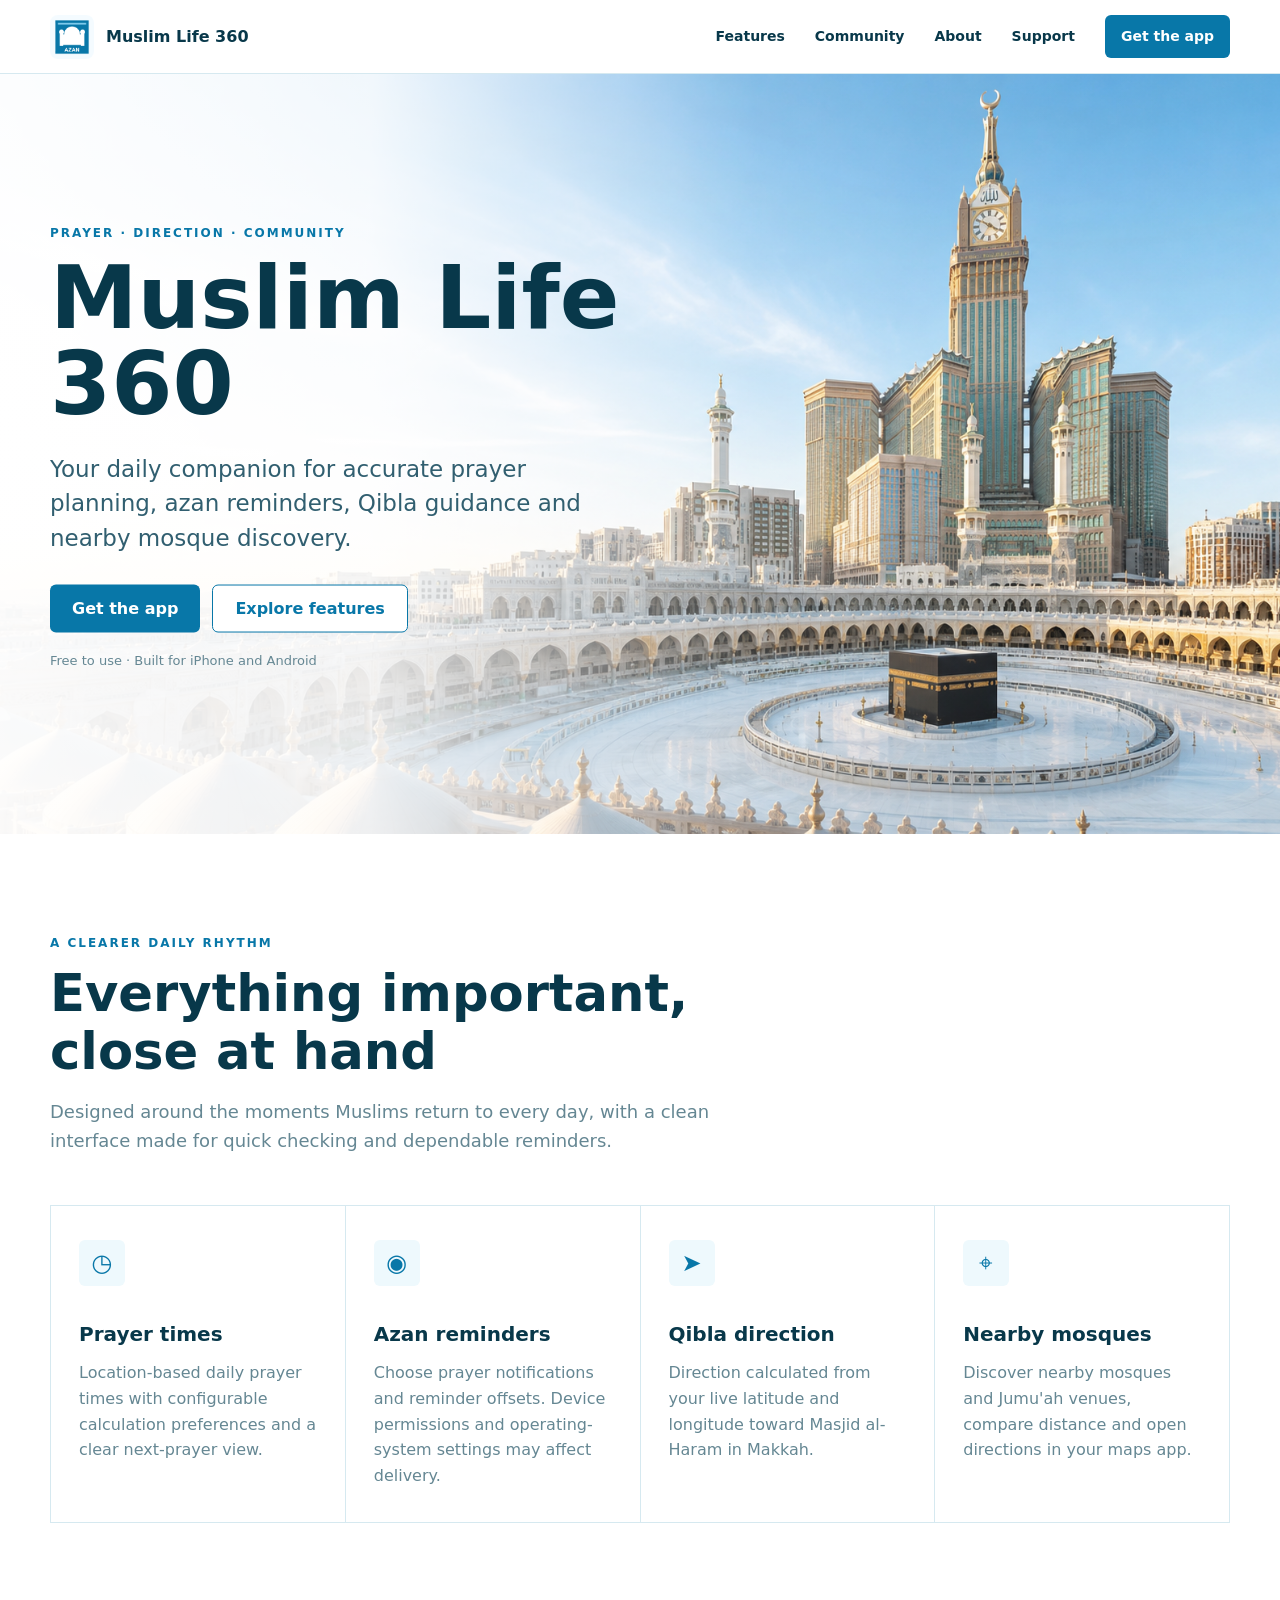
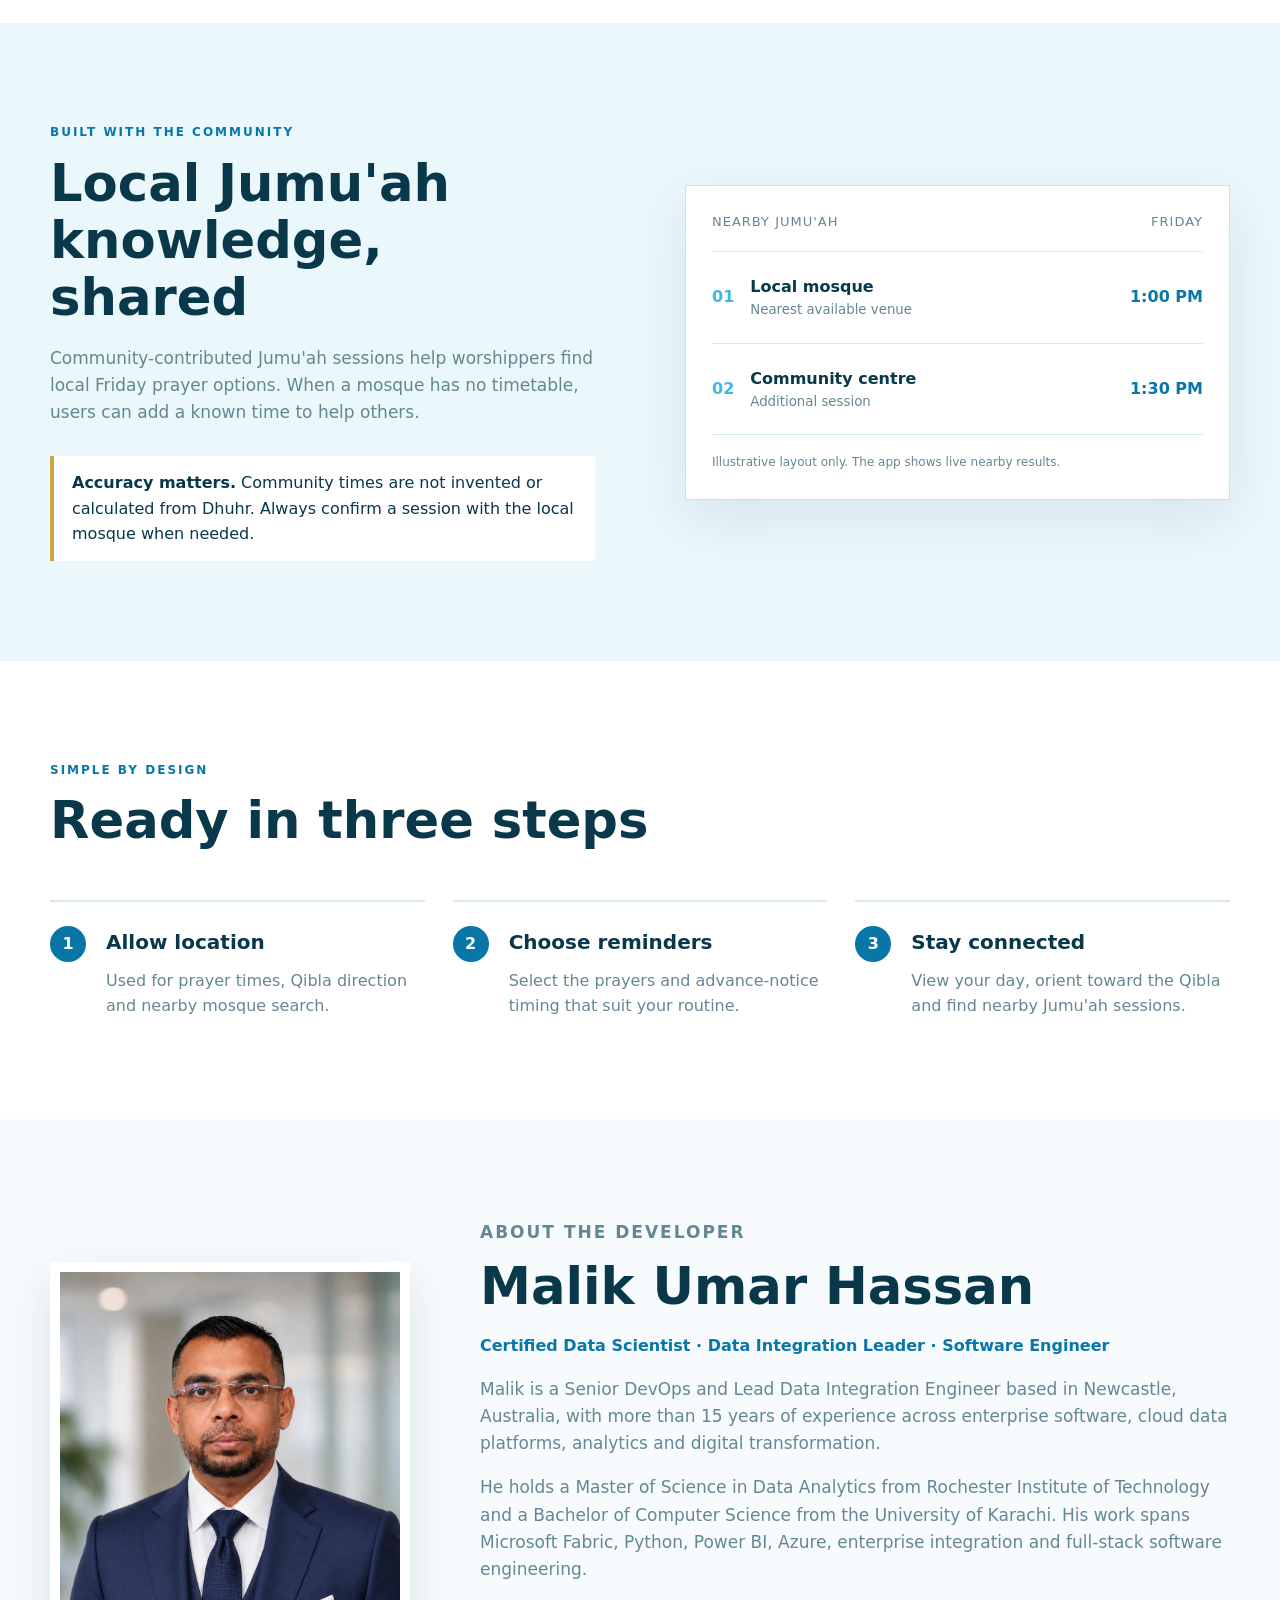
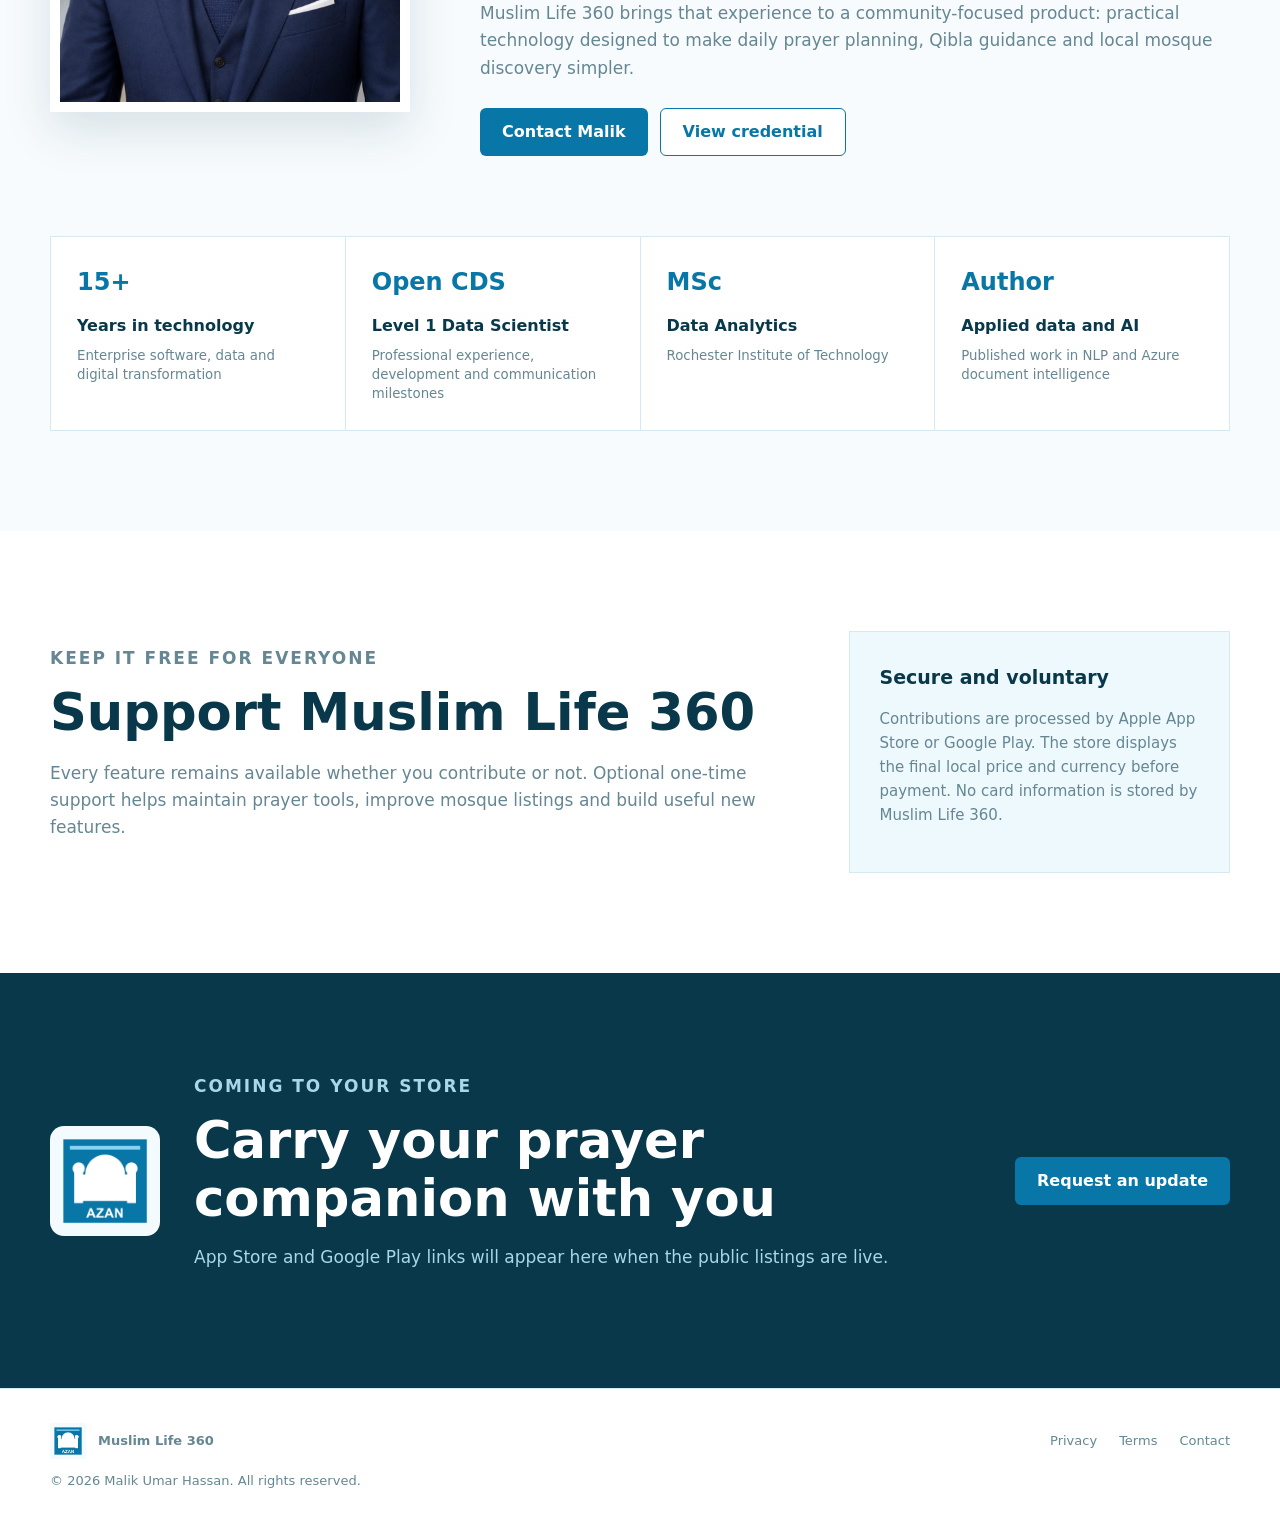
<file: index.html>
<!doctype html>
<html lang="en">
<head>
  <meta charset="utf-8">
  <meta name="viewport" content="width=device-width, initial-scale=1">
  <meta name="description" content="Muslim Life 360 brings prayer times, azan reminders, Qibla guidance, nearby mosques and community Jumu'ah times together in one free app.">
  <meta name="theme-color" content="#0877a8">
  <meta property="og:title" content="Muslim Life 360">
  <meta property="og:description" content="Prayer, direction and community, thoughtfully brought together.">
  <meta property="og:image" content="assets/hero-makkah.png">
  <title>Muslim Life 360 | Prayer, Qibla & Community</title>
  <link rel="icon" href="assets/icon.png">
  <link rel="stylesheet" href="styles.css">
  <link rel="stylesheet" href="developer.css">
</head>
<body>
  <header class="site-header">
    <a class="brand" href="#top" aria-label="Muslim Life 360 home">
      <img src="assets/icon.png" alt="" width="44" height="44">
      <span>Muslim Life 360</span>
    </a>
    <button class="menu-button" type="button" aria-expanded="false" aria-controls="site-nav" aria-label="Open navigation">☰</button>
    <nav id="site-nav" aria-label="Primary navigation">
      <a href="#features">Features</a><a href="#community">Community</a><a href="#about">About</a><a href="#support">Support</a>
      <a class="nav-cta" href="#download">Get the app</a>
    </nav>
  </header>

  <main id="top">
    <section class="hero" aria-labelledby="hero-title">
      <img class="hero-image" src="assets/hero-makkah.png" alt="Masjid al-Haram and the Kaaba in Makkah">
      <div class="hero-shade"></div>
      <div class="hero-content">
        <p class="eyebrow">Prayer · Direction · Community</p>
        <h1 id="hero-title">Muslim Life 360</h1>
        <p class="hero-copy">Your daily companion for accurate prayer planning, azan reminders, Qibla guidance and nearby mosque discovery.</p>
        <div class="hero-actions">
          <a class="button primary" href="#download">Get the app</a>
          <a class="button secondary" href="#features">Explore features</a>
        </div>
        <p class="availability">Free to use · Built for iPhone and Android</p>
      </div>
    </section>

    <section class="intro band" id="features">
      <div class="section-heading">
        <p class="eyebrow">A clearer daily rhythm</p>
        <h2>Everything important, close at hand</h2>
        <p>Designed around the moments Muslims return to every day, with a clean interface made for quick checking and dependable reminders.</p>
      </div>
      <div class="feature-grid">
        <article><span class="feature-icon">◷</span><h3>Prayer times</h3><p>Location-based daily prayer times with configurable calculation preferences and a clear next-prayer view.</p></article>
        <article><span class="feature-icon">◉</span><h3>Azan reminders</h3><p>Choose prayer notifications and reminder offsets. Device permissions and operating-system settings may affect delivery.</p></article>
        <article><span class="feature-icon">➤</span><h3>Qibla direction</h3><p>Direction calculated from your live latitude and longitude toward Masjid al-Haram in Makkah.</p></article>
        <article><span class="feature-icon">⌖</span><h3>Nearby mosques</h3><p>Discover nearby mosques and Jumu'ah venues, compare distance and open directions in your maps app.</p></article>
      </div>
    </section>

    <section class="community band" id="community">
      <div class="community-copy">
        <p class="eyebrow">Built with the community</p>
        <h2>Local Jumu'ah knowledge, shared</h2>
        <p>Community-contributed Jumu'ah sessions help worshippers find local Friday prayer options. When a mosque has no timetable, users can add a known time to help others.</p>
        <div class="trust-note"><strong>Accuracy matters.</strong> Community times are not invented or calculated from Dhuhr. Always confirm a session with the local mosque when needed.</div>
      </div>
      <div class="schedule" aria-label="Example Jumu'ah listings">
        <div class="schedule-head"><span>Nearby Jumu'ah</span><span>Friday</span></div>
        <div class="venue"><span class="number">01</span><div><strong>Local mosque</strong><small>Nearest available venue</small></div><time>1:00 PM</time></div>
        <div class="venue"><span class="number">02</span><div><strong>Community centre</strong><small>Additional session</small></div><time>1:30 PM</time></div>
        <p class="example-label">Illustrative layout only. The app shows live nearby results.</p>
      </div>
    </section>

    <section class="how band">
      <div class="section-heading"><p class="eyebrow">Simple by design</p><h2>Ready in three steps</h2></div>
      <ol class="steps">
        <li><span>1</span><div><h3>Allow location</h3><p>Used for prayer times, Qibla direction and nearby mosque search.</p></div></li>
        <li><span>2</span><div><h3>Choose reminders</h3><p>Select the prayers and advance-notice timing that suit your routine.</p></div></li>
        <li><span>3</span><div><h3>Stay connected</h3><p>View your day, orient toward the Qibla and find nearby Jumu'ah sessions.</p></div></li>
      </ol>
    </section>

    <section class="about band" id="about">
      <div class="developer-photo"><img src="assets/malik-umar-hassan.jpeg" alt="Malik Umar Hassan, developer of Muslim Life 360"></div>
      <div class="developer-profile">
        <p class="eyebrow">About the developer</p>
        <h2>Malik Umar Hassan</h2>
        <p class="developer-role">Certified Data Scientist · Data Integration Leader · Software Engineer</p>
        <p>Malik is a Senior DevOps and Lead Data Integration Engineer based in Newcastle, Australia, with more than 15 years of experience across enterprise software, cloud data platforms, analytics and digital transformation.</p>
        <p>He holds a Master of Science in Data Analytics from Rochester Institute of Technology and a Bachelor of Computer Science from the University of Karachi. His work spans Microsoft Fabric, Python, Power BI, Azure, enterprise integration and full-stack software engineering.</p>
        <p>Muslim Life 360 brings that experience to a community-focused product: practical technology designed to make daily prayer planning, Qibla guidance and local mosque discovery simpler.</p>
        <div class="developer-links">
          <a class="button primary" href="mailto:malikumarhassan@live.com">Contact Malik</a>
          <a class="button secondary" href="https://www.credly.com/badges/67203307-c50645a7-8055-7e6d23c2c7da" target="_blank" rel="noopener noreferrer">View credential</a>
        </div>
      </div>
      <div class="credentials" aria-label="Developer credentials">
        <article><span>15+</span><strong>Years in technology</strong><small>Enterprise software, data and digital transformation</small></article>
        <article><span>Open CDS</span><strong>Level 1 Data Scientist</strong><small>Professional experience, development and communication milestones</small></article>
        <article><span>MSc</span><strong>Data Analytics</strong><small>Rochester Institute of Technology</small></article>
        <article><span>Author</span><strong>Applied data and AI</strong><small>Published work in NLP and Azure document intelligence</small></article>
      </div>
    </section>

    <section class="support band" id="support">
      <div><p class="eyebrow">Keep it free for everyone</p><h2>Support Muslim Life 360</h2><p>Every feature remains available whether you contribute or not. Optional one-time support helps maintain prayer tools, improve mosque listings and build useful new features.</p></div>
      <div class="support-panel"><strong>Secure and voluntary</strong><p>Contributions are processed by Apple App Store or Google Play. The store displays the final local price and currency before payment. No card information is stored by Muslim Life 360.</p></div>
    </section>

    <section class="download band" id="download">
      <img src="assets/icon.png" alt="Muslim Life 360 app icon">
      <div><p class="eyebrow">Coming to your store</p><h2>Carry your prayer companion with you</h2><p>App Store and Google Play links will appear here when the public listings are live.</p></div>
      <a class="button primary" href="mailto:malikumarhassan@live.com?subject=Muslim%20Life%20360%20availability">Request an update</a>
    </section>
  </main>

  <footer>
    <div class="footer-brand"><img src="assets/icon.png" alt="" width="36" height="36"><strong>Muslim Life 360</strong></div>
    <div class="footer-links"><a href="privacy.html">Privacy</a><a href="terms.html">Terms</a><a href="mailto:malikumarhassan@live.com">Contact</a></div>
    <p>© <span id="year"></span> Malik Umar Hassan. All rights reserved.</p>
  </footer>
  <script src="script.js"></script>
</body>
</html>
</file>
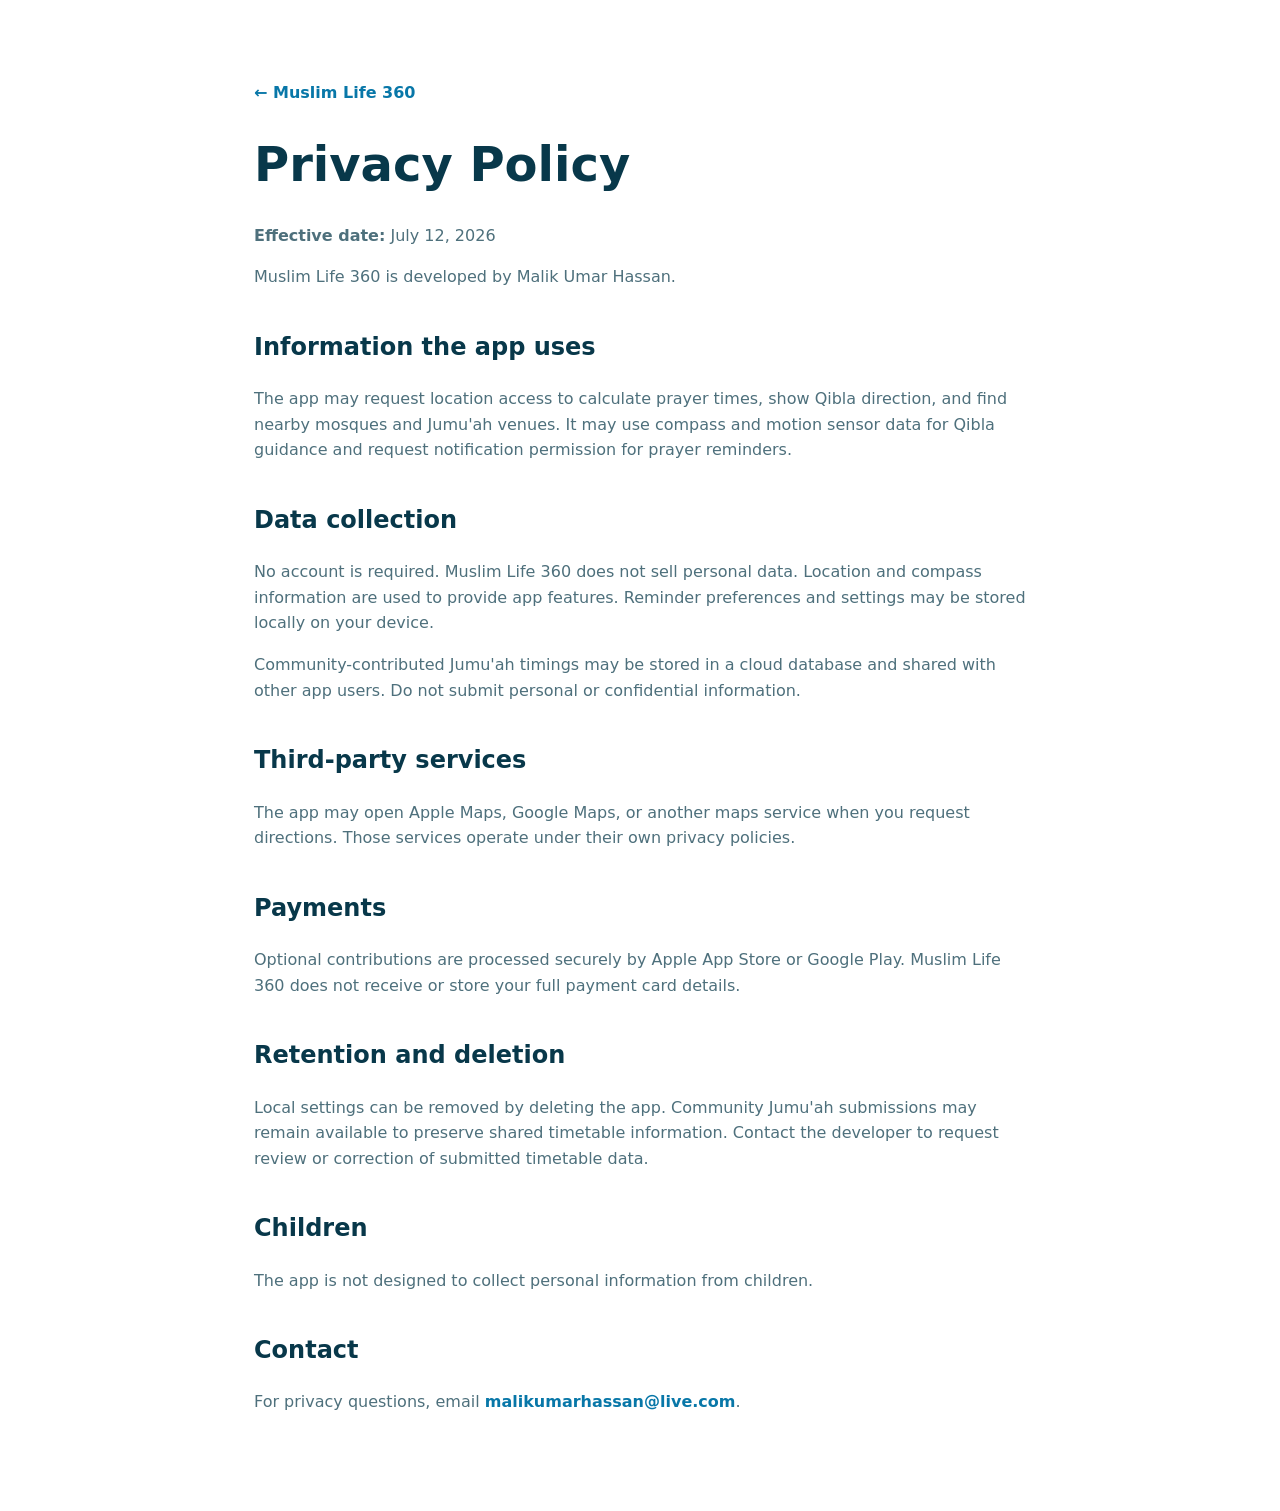
<file: privacy.html>
<!doctype html><html lang="en"><head><meta charset="utf-8"><meta name="viewport" content="width=device-width,initial-scale=1"><title>Privacy Policy | Muslim Life 360</title><link rel="icon" href="assets/icon.png"><link rel="stylesheet" href="styles.css"></head><body><main class="legal"><a class="back-link" href="index.html">← Muslim Life 360</a><h1>Privacy Policy</h1><p><strong>Effective date:</strong> July 12, 2026</p><p>Muslim Life 360 is developed by Malik Umar Hassan.</p><h2>Information the app uses</h2><p>The app may request location access to calculate prayer times, show Qibla direction, and find nearby mosques and Jumu'ah venues. It may use compass and motion sensor data for Qibla guidance and request notification permission for prayer reminders.</p><h2>Data collection</h2><p>No account is required. Muslim Life 360 does not sell personal data. Location and compass information are used to provide app features. Reminder preferences and settings may be stored locally on your device.</p><p>Community-contributed Jumu'ah timings may be stored in a cloud database and shared with other app users. Do not submit personal or confidential information.</p><h2>Third-party services</h2><p>The app may open Apple Maps, Google Maps, or another maps service when you request directions. Those services operate under their own privacy policies.</p><h2>Payments</h2><p>Optional contributions are processed securely by Apple App Store or Google Play. Muslim Life 360 does not receive or store your full payment card details.</p><h2>Retention and deletion</h2><p>Local settings can be removed by deleting the app. Community Jumu'ah submissions may remain available to preserve shared timetable information. Contact the developer to request review or correction of submitted timetable data.</p><h2>Children</h2><p>The app is not designed to collect personal information from children.</p><h2>Contact</h2><p>For privacy questions, email <a class="text-link" href="mailto:malikumarhassan@live.com">malikumarhassan@live.com</a>.</p></main></body></html>
</file>
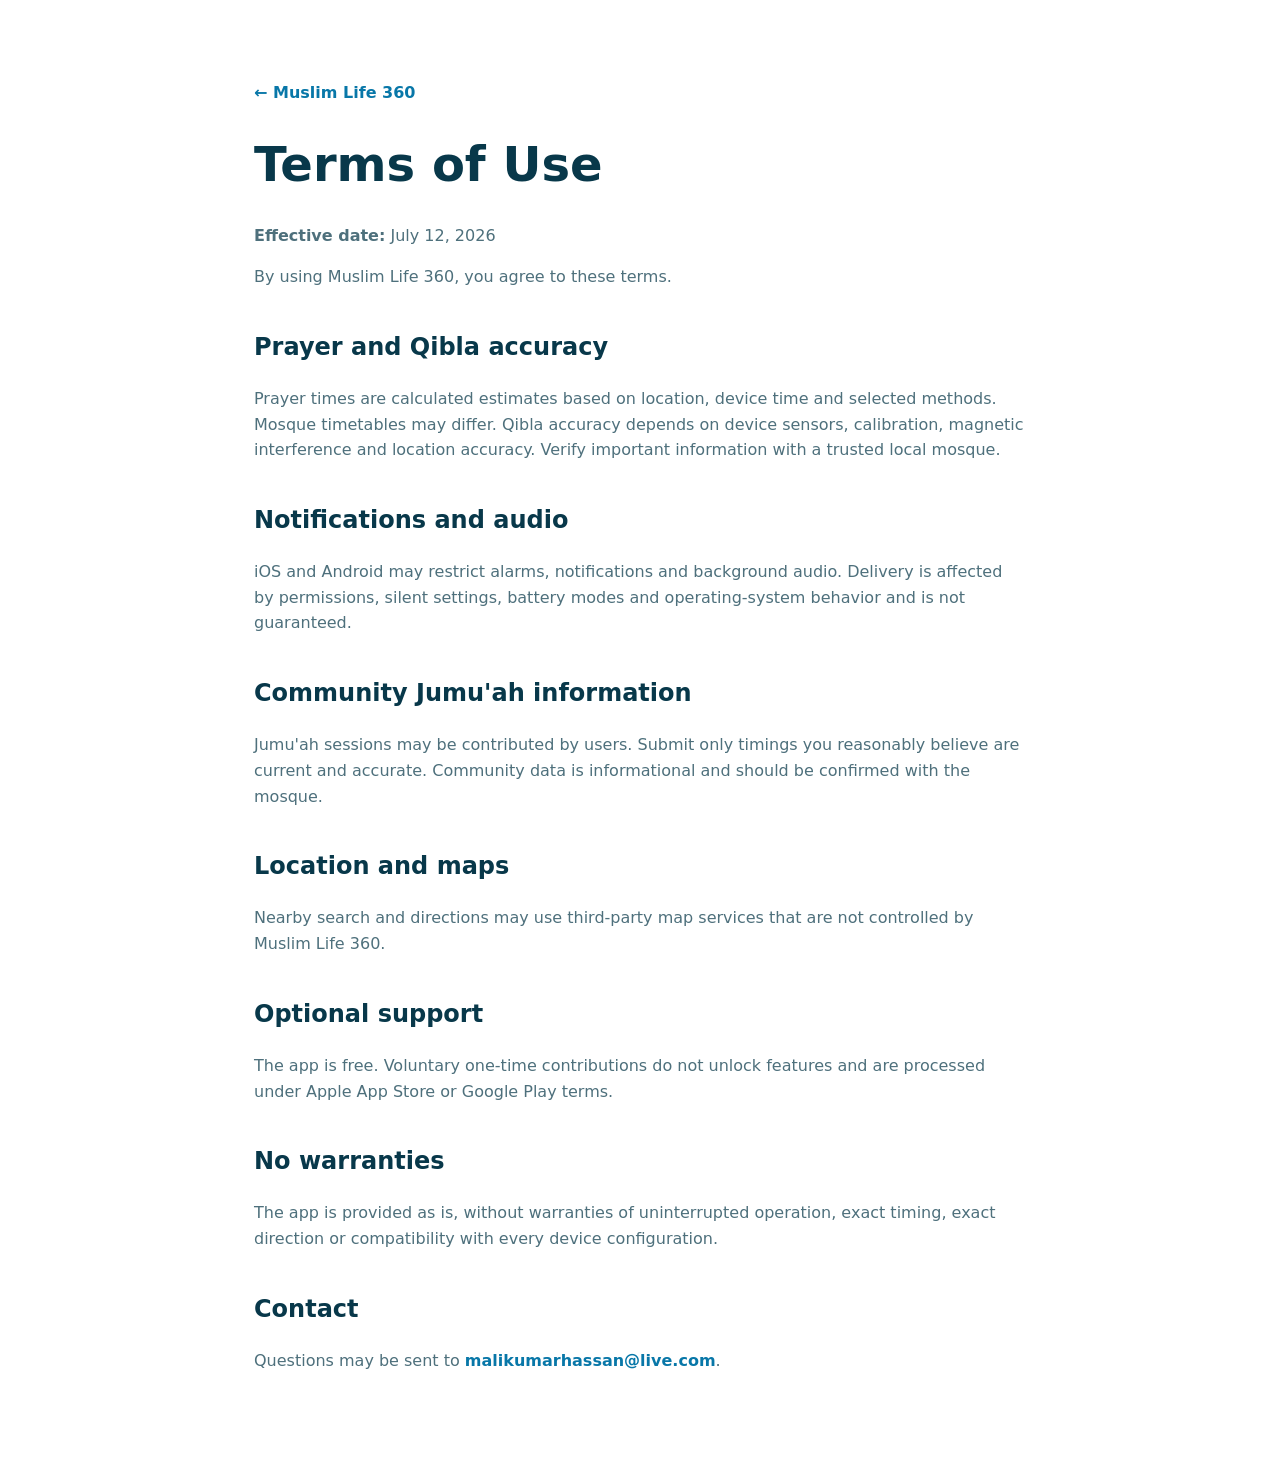
<file: terms.html>
<!doctype html><html lang="en"><head><meta charset="utf-8"><meta name="viewport" content="width=device-width,initial-scale=1"><title>Terms of Use | Muslim Life 360</title><link rel="icon" href="assets/icon.png"><link rel="stylesheet" href="styles.css"></head><body><main class="legal"><a class="back-link" href="index.html">← Muslim Life 360</a><h1>Terms of Use</h1><p><strong>Effective date:</strong> July 12, 2026</p><p>By using Muslim Life 360, you agree to these terms.</p><h2>Prayer and Qibla accuracy</h2><p>Prayer times are calculated estimates based on location, device time and selected methods. Mosque timetables may differ. Qibla accuracy depends on device sensors, calibration, magnetic interference and location accuracy. Verify important information with a trusted local mosque.</p><h2>Notifications and audio</h2><p>iOS and Android may restrict alarms, notifications and background audio. Delivery is affected by permissions, silent settings, battery modes and operating-system behavior and is not guaranteed.</p><h2>Community Jumu'ah information</h2><p>Jumu'ah sessions may be contributed by users. Submit only timings you reasonably believe are current and accurate. Community data is informational and should be confirmed with the mosque.</p><h2>Location and maps</h2><p>Nearby search and directions may use third-party map services that are not controlled by Muslim Life 360.</p><h2>Optional support</h2><p>The app is free. Voluntary one-time contributions do not unlock features and are processed under Apple App Store or Google Play terms.</p><h2>No warranties</h2><p>The app is provided as is, without warranties of uninterrupted operation, exact timing, exact direction or compatibility with every device configuration.</p><h2>Contact</h2><p>Questions may be sent to <a class="text-link" href="mailto:malikumarhassan@live.com">malikumarhassan@live.com</a>.</p></main></body></html>
</file>
<file: styles.css>
:root{--ink:#08384a;--muted:#658793;--blue:#0877a8;--sky:#40b8e7;--pale:#eef9fd;--line:#d6e9f0;--white:#fff;--gold:#cda34b;--max:1180px}*{box-sizing:border-box}html{scroll-behavior:smooth}body{margin:0;background:#fff;color:var(--ink);font-family:Inter,ui-sans-serif,system-ui,-apple-system,BlinkMacSystemFont,"Segoe UI",sans-serif;line-height:1.6}a{color:inherit;text-decoration:none}img{max-width:100%;display:block}.site-header{height:74px;padding:0 max(24px,calc((100vw - var(--max))/2));display:flex;align-items:center;justify-content:space-between;background:rgba(255,255,255,.96);border-bottom:1px solid var(--line);position:sticky;top:0;z-index:10;backdrop-filter:blur(12px)}.brand,.footer-brand{display:flex;align-items:center;gap:12px;font-weight:800}.brand img{border-radius:8px}.site-header nav{display:flex;align-items:center;gap:30px;font-size:14px;font-weight:650}.site-header nav a:not(.nav-cta):hover,.footer-links a:hover{color:var(--blue)}.nav-cta{background:var(--blue);color:#fff;padding:10px 16px;border-radius:6px}.menu-button{display:none;border:0;background:none;font-size:25px;color:var(--ink)}.hero{height:min(760px,calc(100vh - 74px));min-height:590px;position:relative;overflow:hidden}.hero-image{width:100%;height:100%;object-fit:cover}.hero-shade{position:absolute;inset:0;background:linear-gradient(90deg,rgba(255,255,255,.96) 0%,rgba(255,255,255,.88) 29%,rgba(255,255,255,.18) 59%,rgba(255,255,255,0) 100%)}.hero-content{position:absolute;left:max(24px,calc((100vw - var(--max))/2));top:50%;transform:translateY(-50%);width:min(590px,46vw)}.eyebrow{text-transform:uppercase;color:var(--blue);font-weight:800;font-size:12px;letter-spacing:2px;margin:0 0 12px}.hero h1{font-size:clamp(48px,7vw,88px);line-height:.98;letter-spacing:0;margin:0 0 24px;max-width:600px}.hero-copy{font-size:clamp(18px,2vw,23px);line-height:1.5;margin:0 0 30px;color:#315f70}.hero-actions{display:flex;gap:12px}.button{display:inline-flex;justify-content:center;align-items:center;min-height:48px;padding:0 22px;border-radius:6px;font-weight:750}.primary{background:var(--blue);color:#fff}.primary:hover{background:#075f86}.secondary{background:#fff;border:1px solid var(--blue);color:var(--blue)}.availability{font-size:13px;color:var(--muted);margin-top:18px}.band{padding:100px max(24px,calc((100vw - var(--max))/2))}.section-heading{max-width:700px;margin-bottom:50px}.section-heading h2,.community h2,.about h2,.support h2,.download h2{font-size:clamp(32px,4vw,52px);line-height:1.12;letter-spacing:0;margin:0 0 18px}.section-heading>p:last-child{font-size:18px;color:var(--muted)}.feature-grid{display:grid;grid-template-columns:repeat(4,1fr);gap:1px;background:var(--line);border:1px solid var(--line)}.feature-grid article{background:#fff;padding:34px 28px;min-height:280px}.feature-icon{display:grid;place-items:center;width:46px;height:46px;background:var(--pale);color:var(--blue);font-size:24px;margin-bottom:32px;border-radius:6px}.feature-grid h3,.steps h3{font-size:20px;margin:0 0 10px}.feature-grid p,.steps p{color:var(--muted);margin:0}.community{background:#eaf7fb;display:grid;grid-template-columns:1fr 1fr;gap:90px;align-items:center}.community-copy>p:not(.eyebrow),.about p,.support p,.download p{font-size:17px;color:var(--muted)}.trust-note{border-left:4px solid var(--gold);padding:14px 18px;background:#fff;margin-top:30px}.schedule{background:#fff;border:1px solid #c6e3ee;box-shadow:0 18px 50px rgba(8,56,74,.09);padding:26px}.schedule-head,.venue{display:flex;align-items:center;justify-content:space-between}.schedule-head{font-size:13px;text-transform:uppercase;letter-spacing:1px;color:var(--muted);border-bottom:1px solid var(--line);padding-bottom:18px}.venue{padding:22px 0;border-bottom:1px solid var(--line);gap:16px}.number{color:var(--sky);font-weight:800}.venue div{flex:1}.venue strong,.venue small{display:block}.venue small,.example-label{color:var(--muted)}.venue time{font-weight:800;color:var(--blue)}.example-label{font-size:12px;margin:18px 0 0}.how{background:#fff}.steps{list-style:none;padding:0;margin:0;display:grid;grid-template-columns:repeat(3,1fr);gap:28px}.steps li{display:flex;gap:20px;border-top:2px solid var(--line);padding-top:24px}.steps li>span{display:grid;place-items:center;background:var(--blue);color:#fff;width:36px;height:36px;flex:0 0 36px;border-radius:50%;font-weight:800}.about{display:grid;grid-template-columns:300px 1fr;gap:80px;align-items:center;background:#f7fbfd}.about-mark{background:var(--blue);padding:45px}.about-mark img{border-radius:8px}.text-link{color:var(--blue);font-weight:750}.support{display:grid;grid-template-columns:1.3fr .7fr;gap:90px;align-items:center}.support-panel{border:1px solid var(--line);padding:30px;background:var(--pale)}.support-panel strong{font-size:19px}.support-panel p{font-size:15px}.download{display:grid;grid-template-columns:110px 1fr auto;gap:34px;align-items:center;background:var(--ink);color:#fff}.download img{border-radius:14px}.download h2{margin-bottom:10px}.download p,.download .eyebrow{color:#a9d7e7}footer{padding:34px max(24px,calc((100vw - var(--max))/2));display:grid;grid-template-columns:1fr auto;gap:12px;align-items:center;border-top:1px solid var(--line);font-size:13px;color:var(--muted)}.footer-links{display:flex;gap:22px}footer>p{grid-column:1/-1;margin:0}.legal{max-width:820px;margin:auto;padding:80px 24px}.legal h1{font-size:48px;line-height:1.1}.legal h2{margin-top:38px}.legal p,.legal li{color:#4e707c}.back-link{color:var(--blue);font-weight:700}@media(max-width:850px){.site-header nav{display:none;position:absolute;left:0;right:0;top:74px;background:#fff;padding:22px 24px;border-bottom:1px solid var(--line);flex-direction:column;align-items:stretch}.site-header nav.open{display:flex}.menu-button{display:block}.hero{height:700px}.hero-shade{background:linear-gradient(90deg,rgba(255,255,255,.97) 0%,rgba(255,255,255,.84) 63%,rgba(255,255,255,.28) 100%)}.hero-content{width:75vw}.feature-grid{grid-template-columns:1fr 1fr}.community,.support{grid-template-columns:1fr;gap:45px}.steps{grid-template-columns:1fr}.about{grid-template-columns:180px 1fr;gap:40px}.download{grid-template-columns:80px 1fr}.download .button{grid-column:1/-1}.band{padding-top:75px;padding-bottom:75px}}@media(max-width:560px){.hero{min-height:660px}.hero-content{width:calc(100vw - 48px);top:45%}.hero-image{object-position:68% center}.hero-shade{background:rgba(255,255,255,.78)}.hero h1{font-size:52px}.hero-actions{flex-direction:column;align-items:stretch}.feature-grid{grid-template-columns:1fr}.feature-grid article{min-height:auto}.about{grid-template-columns:1fr}.about-mark{width:150px}.download{grid-template-columns:64px 1fr}.download h2{font-size:28px}footer{grid-template-columns:1fr}.footer-links{flex-wrap:wrap}}
</file>
<file: developer.css>
.about {
  grid-template-columns: 360px 1fr;
  gap: 70px;
}

.developer-photo {
  aspect-ratio: 4 / 5;
  overflow: hidden;
  border: 10px solid #fff;
  box-shadow: 0 18px 45px rgba(8, 56, 74, .13);
}

.developer-photo img {
  width: 100%;
  height: 100%;
  object-fit: cover;
  object-position: center top;
}

.developer-role {
  color: var(--blue) !important;
  font-size: 16px !important;
  font-weight: 750;
}

.developer-links {
  display: flex;
  gap: 12px;
  margin-top: 26px;
}

.credentials {
  grid-column: 1 / -1;
  display: grid;
  grid-template-columns: repeat(4, 1fr);
  border-top: 1px solid var(--line);
  border-left: 1px solid var(--line);
  margin-top: 10px;
}

.credentials article {
  padding: 26px;
  background: #fff;
  border-right: 1px solid var(--line);
  border-bottom: 1px solid var(--line);
}

.credentials span,
.credentials strong,
.credentials small {
  display: block;
}

.credentials span {
  margin-bottom: 12px;
  color: var(--blue);
  font-size: 24px;
  font-weight: 850;
}

.credentials strong { font-size: 16px; }
.credentials small {
  margin-top: 7px;
  color: var(--muted);
  line-height: 1.45;
}

@media (max-width: 850px) {
  .about { grid-template-columns: 250px 1fr; }
  .credentials { grid-template-columns: 1fr 1fr; }
}

@media (max-width: 1100px) {
  .hero-content {
    width: min(620px, 62vw);
  }

  .hero h1 {
    font-size: clamp(48px, 6.4vw, 72px);
    white-space: nowrap;
  }

  .download {
    grid-template-columns: 90px minmax(0, 1fr);
  }

  .download .button {
    grid-column: 1 / -1;
    justify-self: start;
  }
}

@media (max-width: 560px) {
  .about { grid-template-columns: 1fr; }
  .developer-photo { width: min(100%, 310px); }
  .credentials { grid-template-columns: 1fr; }
  .developer-links { flex-direction: column; align-items: stretch; }

  .hero-content { width: calc(100vw - 48px); }
  .hero h1 {
    font-size: 48px;
    white-space: normal;
  }

  .download {
    grid-template-columns: 64px minmax(0, 1fr);
  }

  .download .button {
    width: 100%;
  }
}
</file>
